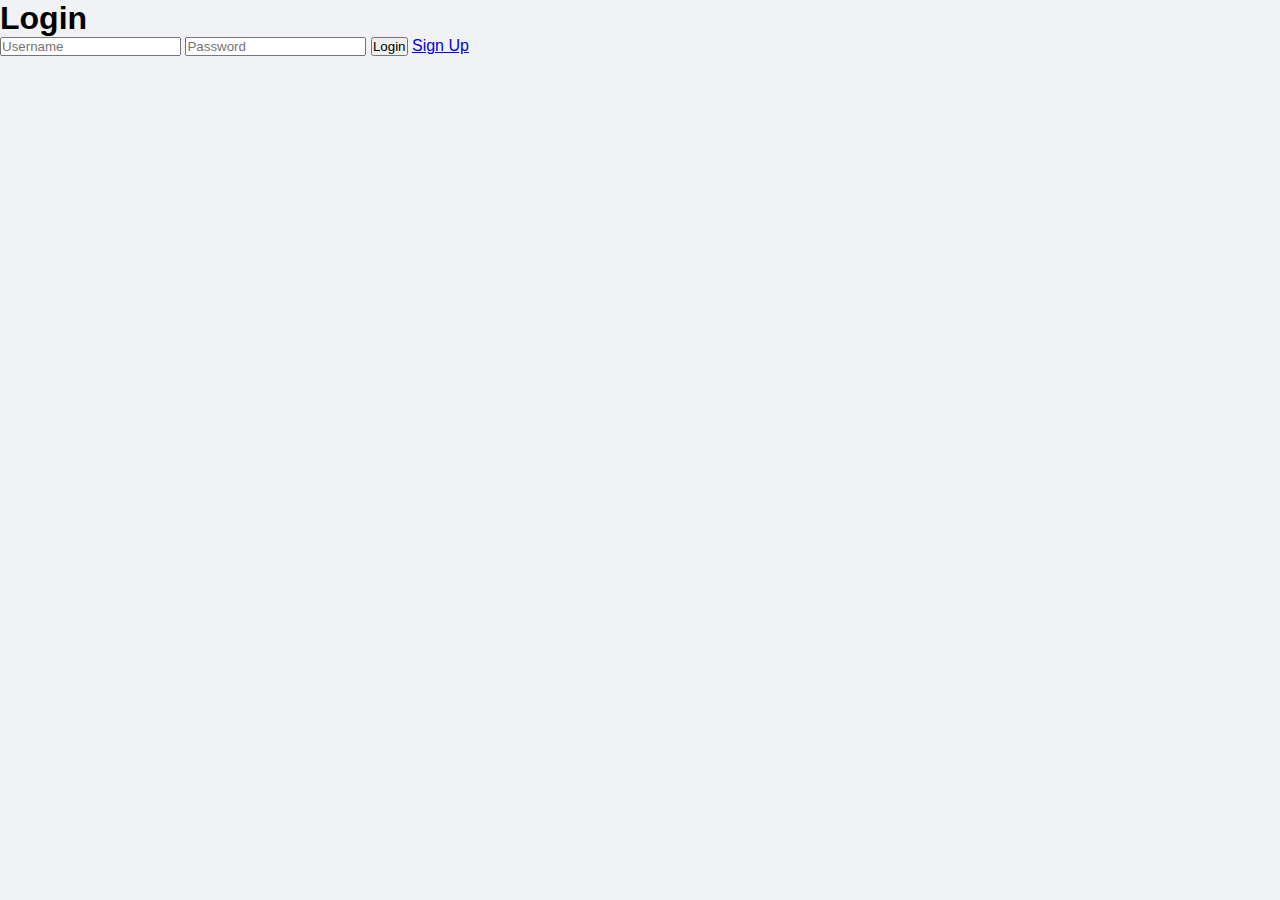
<file: index.html>
<!DOCTYPE html>
<html lang="en">
<head>
    <meta charset="UTF-8">
    <meta name="viewport" content="width=device-width, initial-scale=1.0">
    <title>Login</title>
    <link rel="stylesheet" href="css/login.css">
</head>
<body>
    <div id="container">
        <h1>Login</h1>
        <form id="loginForm">
            <input type="text" name="username" placeholder="Username" required>
            <input type="password" name="password" placeholder="Password" required>
            <button type="submit">Login</button>
          <a class="nav-link" href="/signup.html">Sign Up</a></li>
        </form>
    </div>
    

    <script>
        document.getElementById('loginForm').addEventListener('submit', async (event) => {
            event.preventDefault();
            const formData = new FormData(event.target);
            const data = Object.fromEntries(formData.entries());
    
            console.log('Submitting login:', data); // Debugging line
    
            try {
                const response = await fetch('http://localhost:8000/login', {
                    method: 'POST',
                    headers: {
                        'Content-Type': 'application/json',
                    },
                    body: JSON.stringify(data),
                });
    
                console.log('Response status:', response.status); // Debugging line
    
                if (response.ok) {
                    const result = await response.json();
                    alert(result.message); // Show success message
                    window.location.href = 'login.html'; // Redirect to share.html
                } else {
                    const errorMessage = await response.text();
                    alert(errorMessage);
                }
            } 
            catch (error) {
                console.error('Error:', error);
            }
        });
    </script>
    
</body>
</html>
</file>
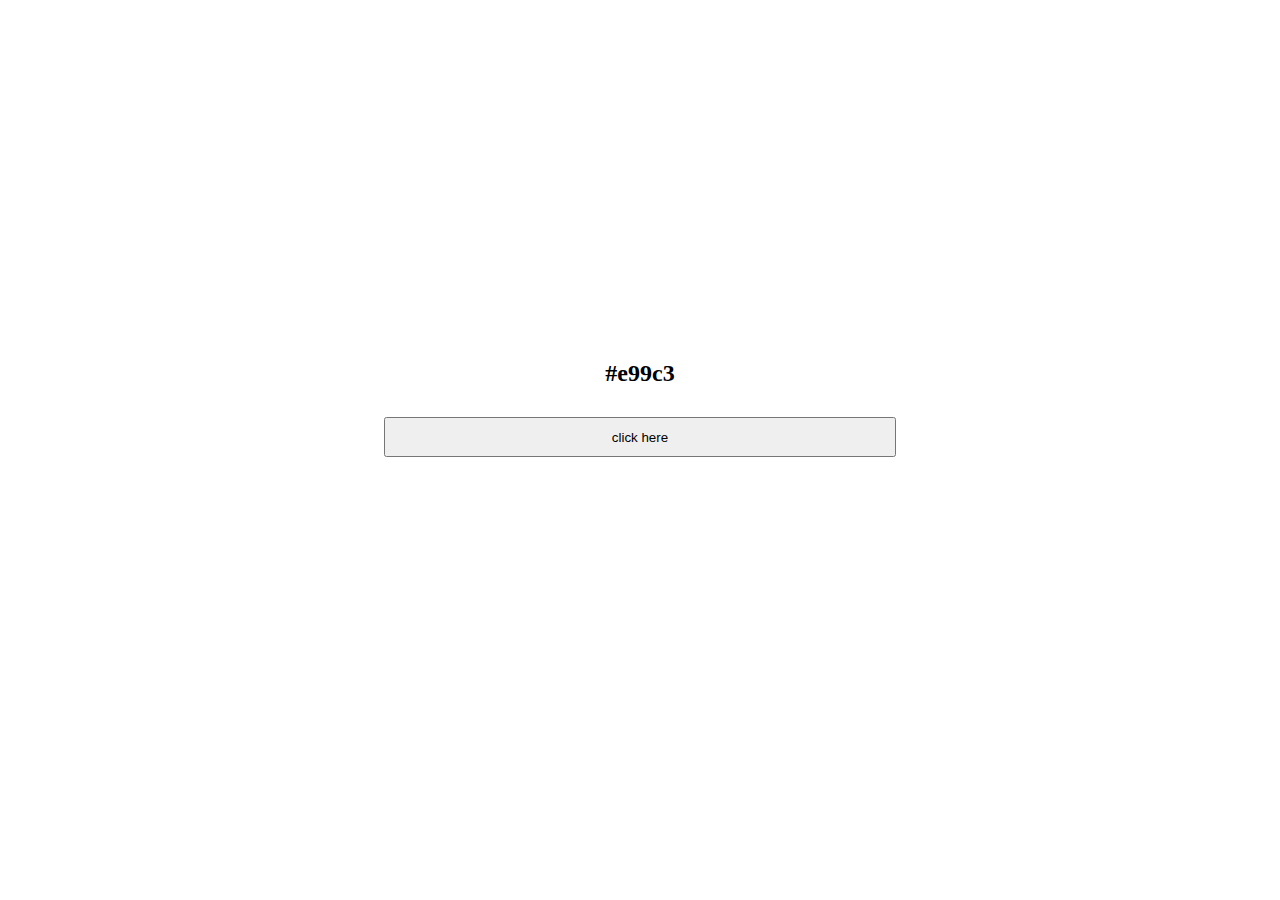
<file: color-generator/index.html>
<!DOCTYPE html>
<html lang="en">
<head>
    <meta charset="UTF-8">
    <meta name="viewport" content="width= , initial-scale=1.0">
    <title>color-generator</title>
    <link rel="stylesheet" href="style.css">
</head>
<body>
    <div class="main">
 <div class="box">
    <h2 id="color-code">#fff</h2>
    <button id="btn">click here</button>
    
 </div>
    </div>
    <script src="scripts.js"></script>
</body>
</html>
</file>
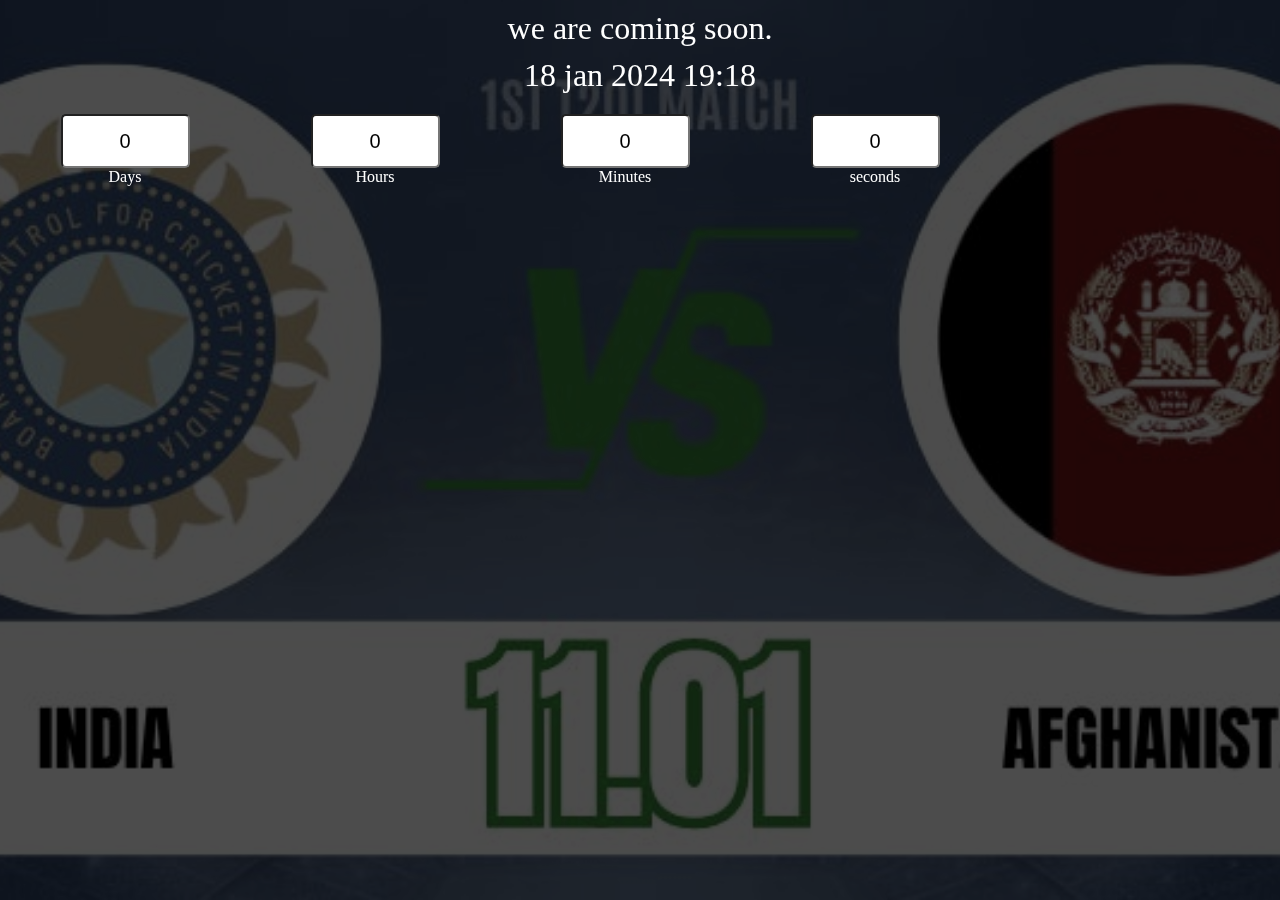
<file: countdown/index.html>
<!DOCTYPE html>
<html lang="en">
<head>
    <meta charset="UTF-8">
    <meta name="viewport" content="width=device-width, initial-scale=1.0">
    <title>Document</title>
    <link rel="stylesheet" href="style.css">
</head>
<body>
    <div class="main">
        <div class="overlay">
            <div class="title"> we are coming soon. </div>  
            <div class="title" id="end-date"> 16 jan 2024 13:00 </div>                
          <div class="col">
            <div>
                <input type="text" readonly value="0">
                <br/>
                <label for="">Days</label>
            </div>
            <div>
                <input type="text" readonly value="0">
                <br/>
                <label for="">Hours</label>
            </div>
            <div>
                <input type="text" readonly value="0">
    
                <br/>
                <label for="">Minutes</label>
            </div>
            <div>
                <input type="text" readonly value="0" >
                <br/>
                <label for="">seconds</label>
            </div>
          </div>
        </div>
    </div>
    
   <script src="scripts.js"></script>
</body>
</html>
</file>
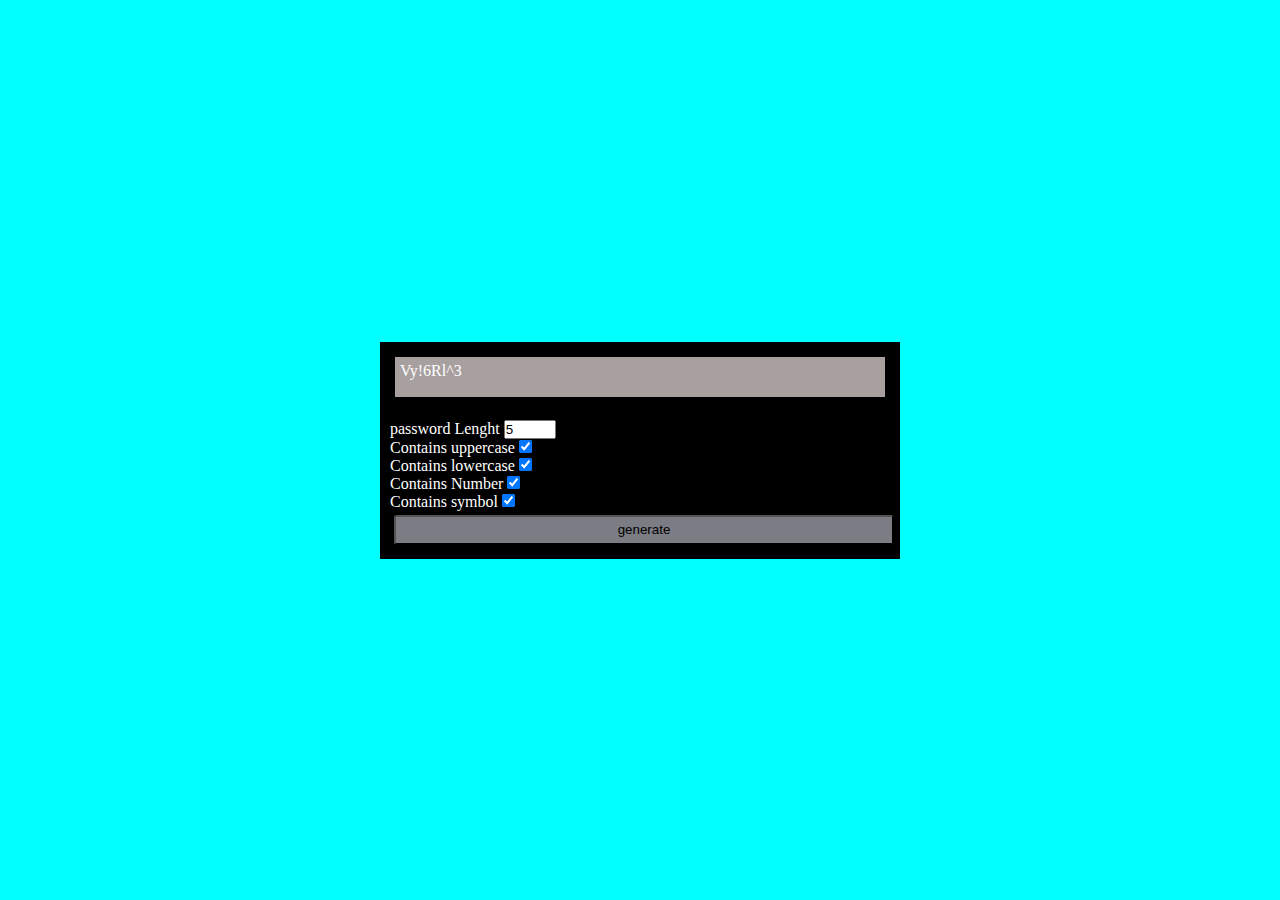
<file: passwrd generator/index.html>
<!DOCTYPE html>
<html lang="en">
<head>
    <meta charset="UTF-8">
    <meta name="viewport" content="width=device-width, initial-scale=1.0">
    <title>password generator</title>
    <link rel="stylesheet" href="style.css">
</head>
<body>
    <div class="main">
      
        <div class="box">
            <div id="pass-box"> testing</div><br>
        
            <label for="password" >password Lenght</label>
            <input type="number" id="totalchar" max="30" min="1" value="5" checked/>
             <br>
            <label for="uppercase" >Contains uppercase</label>
            <input type="checkbox" id="uppercase" checked/>
            <br>
            <label for="lowercase"  >Contains lowercase</label>
            <input type="checkbox" id="lowercase"checked/>
            <br>
            <label for="number">Contains Number</label>
            <input type="checkbox" id="number" checked/>
            <br>
            <label for="symbol" >Contains symbol</label>
            <input type="checkbox" id="symbol" checked/>
            <br>
            <button id="btn">generate</button>
        </div>
    </div>
    <script src="scripts.js"></script>
    
</body>
</html>
</file>
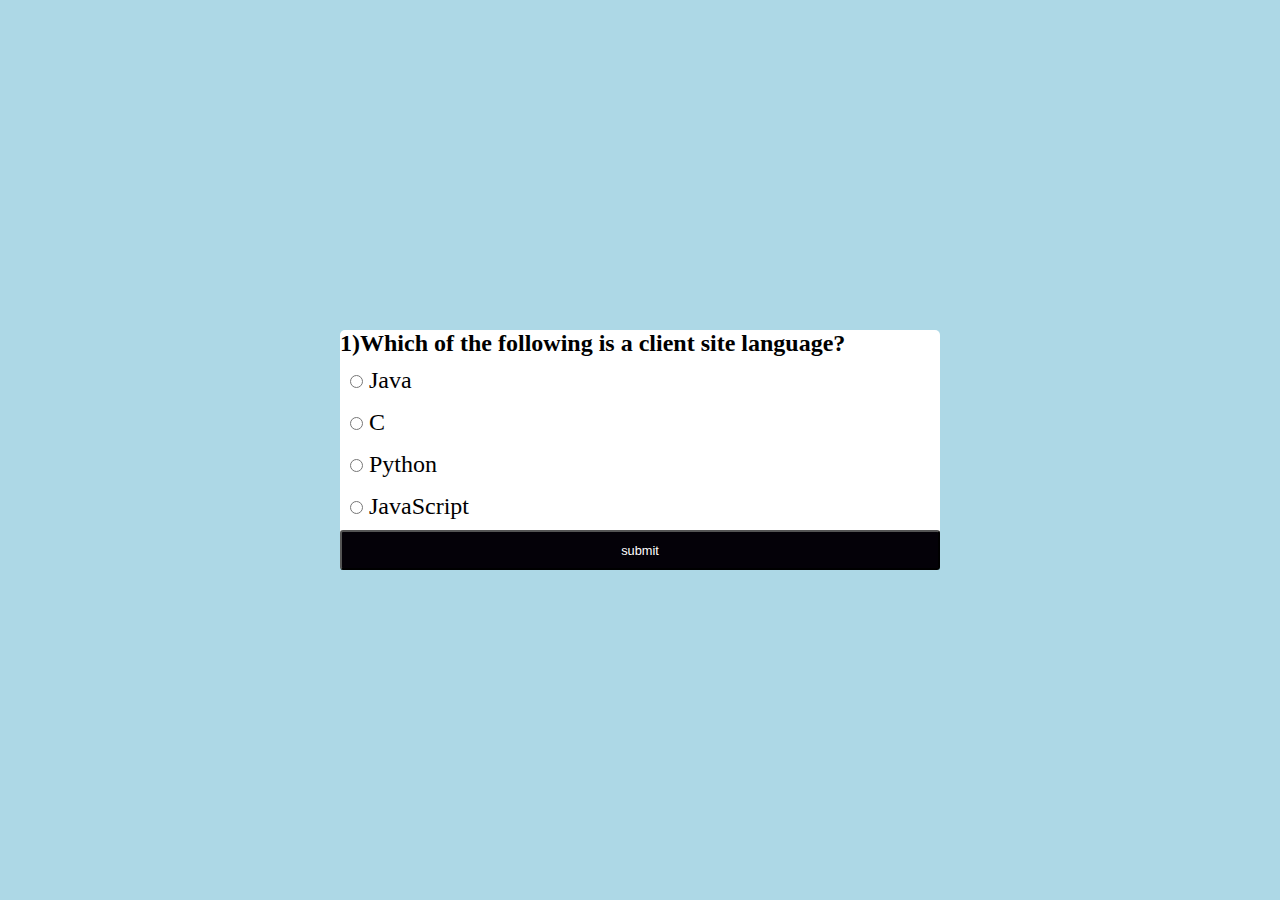
<file: quickapp/index.html>
<!DOCTYPE html>
<html lang="en">
<head>
    <meta charset="UTF-8">
    <meta name="viewport" content="width=device-width, initial-scale=1.0">
    <title>quiz-app</title>
    <link rel="stylesheet" href="style.css">
</head>
<body>
 <div class="main">
    <div id="container">
        <h2 id="quesbox">1)this is first question</h2>
       <div class="row">
           <input class="options" id="option1" type="radio" value="a" name="option"/> 
           <label for="option1">option 1</label>
       </div>
       <div class="row">
           <input class="options" id="option2" type="radio" value="b" name="option"/>  
           <label for="option2">option 2</label>
       </div>  <div class="row">
           <input class="options" id="option3" type="radio" value="c" name="option" />
           <label for="option3">option 3</label>
        </div>
          <div class="row">
              <input class="options" id="option4" type="radio" value="d" name="option" />
              <label for="option4">option 4</label>
        
       </div>
       <button class="btn" onclick="submitquiz()">submit</button>
    </div>
 </div>
<script src="scripts.js"></script>
</body>
</html>
</file>
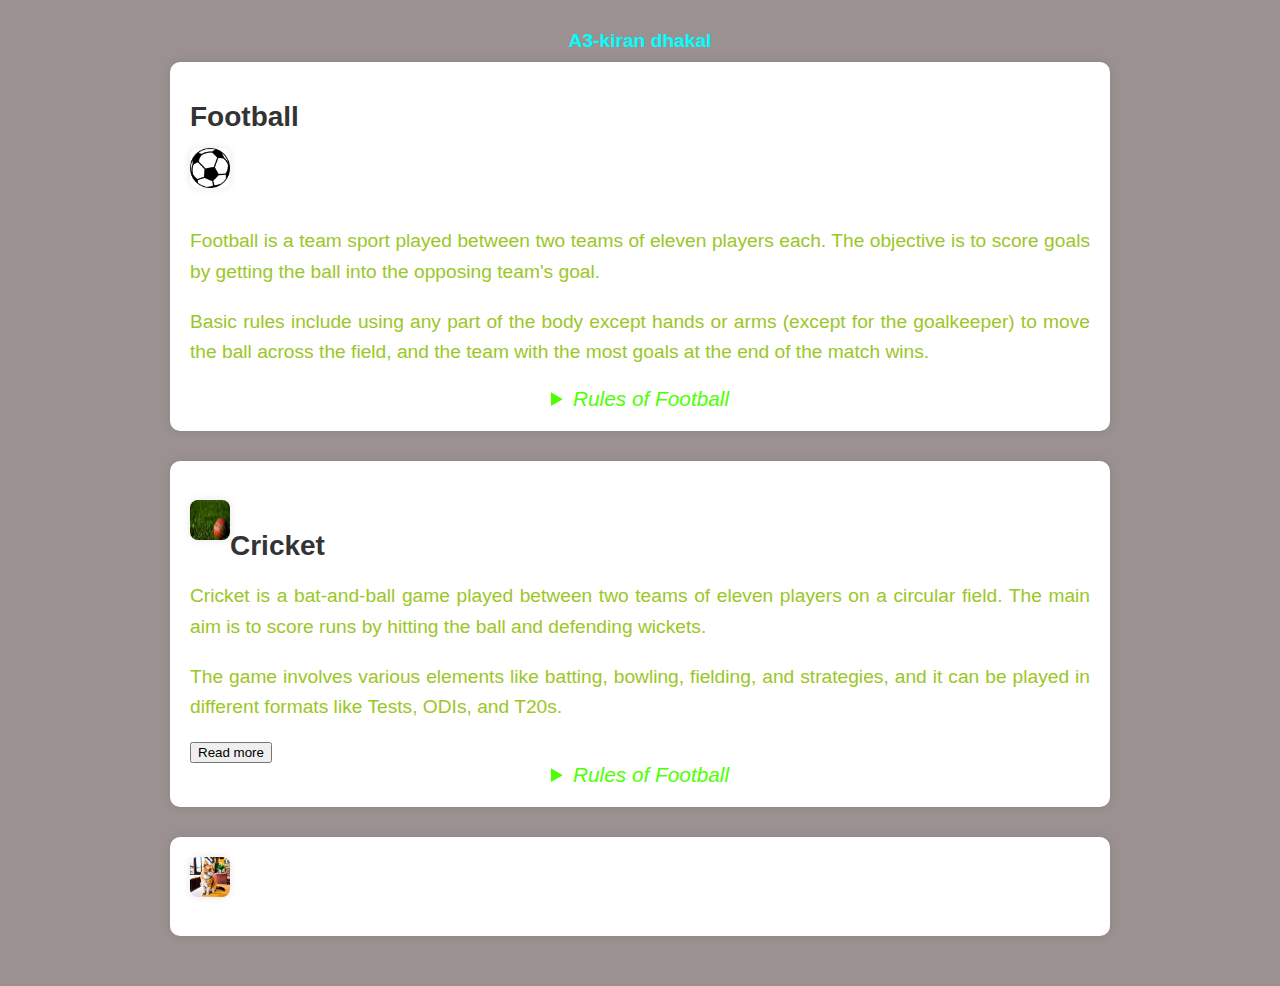
<file: sports/index.html>
<!DOCTYPE html>
<html lang="en">
<head>
  <meta charset="UTF-8">
  <title>KIRAN DHAKAL</title>
  <link rel="stylesheet" href="style.css">

</head>
<body>
    <strong>A3-kiran dhakal</strong>
  <div class="sport">
   
    <h1>
       Football</h1>
    <img src="Assests/soccer-ball.png" alt="Football">
    <p>Football is a team sport played between two teams of eleven players each. The objective is to score goals by getting the ball into the opposing team's goal.</p>
   
    <p>Basic rules include using any part of the body except hands or arms (except for the goalkeeper) to move the ball across the field, and the team with the most goals at the end of the match wins.</p>
  
   <details>
       <summary>Rules of Football</summary>
     
  <ol>
    <li>Offside Rule: A player is in an offside position if they are nearer to the opponent's goal line than both the ball and the second-last opponent when the ball is played to them. However, it's not an offense in itself to be in an offside position; the player must also be involved in active play, as determined by the referee.</li>
    <li>Fouls and Misconduct: There are various fouls in football, such as tripping, pushing, or dangerous play. When a foul is committed, the referee can award free kicks, penalties, or even issue yellow or red cards for serious offenses.</li>
   
    <li>Throw-ins, Goal Kicks, and Corners: When the ball goes out of play on the sidelines, the team whose opponent last touched it concedes a throw-in. For goal kicks, if the attacking team kicks the ball out over the defending team's goal line, the defending team restarts play with a goal kick. When the defending team kicks the ball out over its own goal line, the attacking team is awarded a corner kick.</li>
    <li>Penalty Kicks: A penalty kick is awarded after a foul is committed inside the penalty area. It's taken from 12 yards (11 meters) away from the goal and only the goalkeeper defends the goal.</li>
    <li>Duration of the Game: A standard football match consists of two halves, each usually lasting 45 minutes, with a 15-minute halftime break. However, the referee has the authority to add extra time at the end of each half, called stoppage or injury time, to compensate for any time lost due to injuries, substitutions, or time-wasting.</li>
    
  </ol>
</details>
</div>

  <div class="sport">
    <h1>
    <img src="Assests/cricket.jpg" alt="Cricket">Cricket</h1>
    <p>Cricket is a bat-and-ball game played between two teams of eleven players on a circular field. The main aim is to score runs by hitting the ball and defending wickets.</p>
  <span id="dots"></span><span id="more">
    <p>The game involves various elements like batting, bowling, fielding, and strategies, and it can be played in different formats like Tests, ODIs, and T20s.</p>
    </span></p>
<button onclick="myFunction()" id="myBtn">Read more</button>



<details>
      <summary>Rules of Football</summary>
    
    <ol>
      <li>kjcbsdkj</li>
      <li>dfsf</li>
      <li>dfdg</li>
      <li>fdgfv</li>
      <li>dfgfd</li>
    </ol>
    </details>
    
  </div>  
</div>
</div>
<div class="sport">
  <img src="Assests/1701361704439ndamkaa8.png" alt="">
  <!-- <video src="Assests/Gen-2 2384009840, cat playing football, M 5.mp4" alt="">
  </div> -->
<script src="javascripts.js"></script>
</body>
</html>
</file>
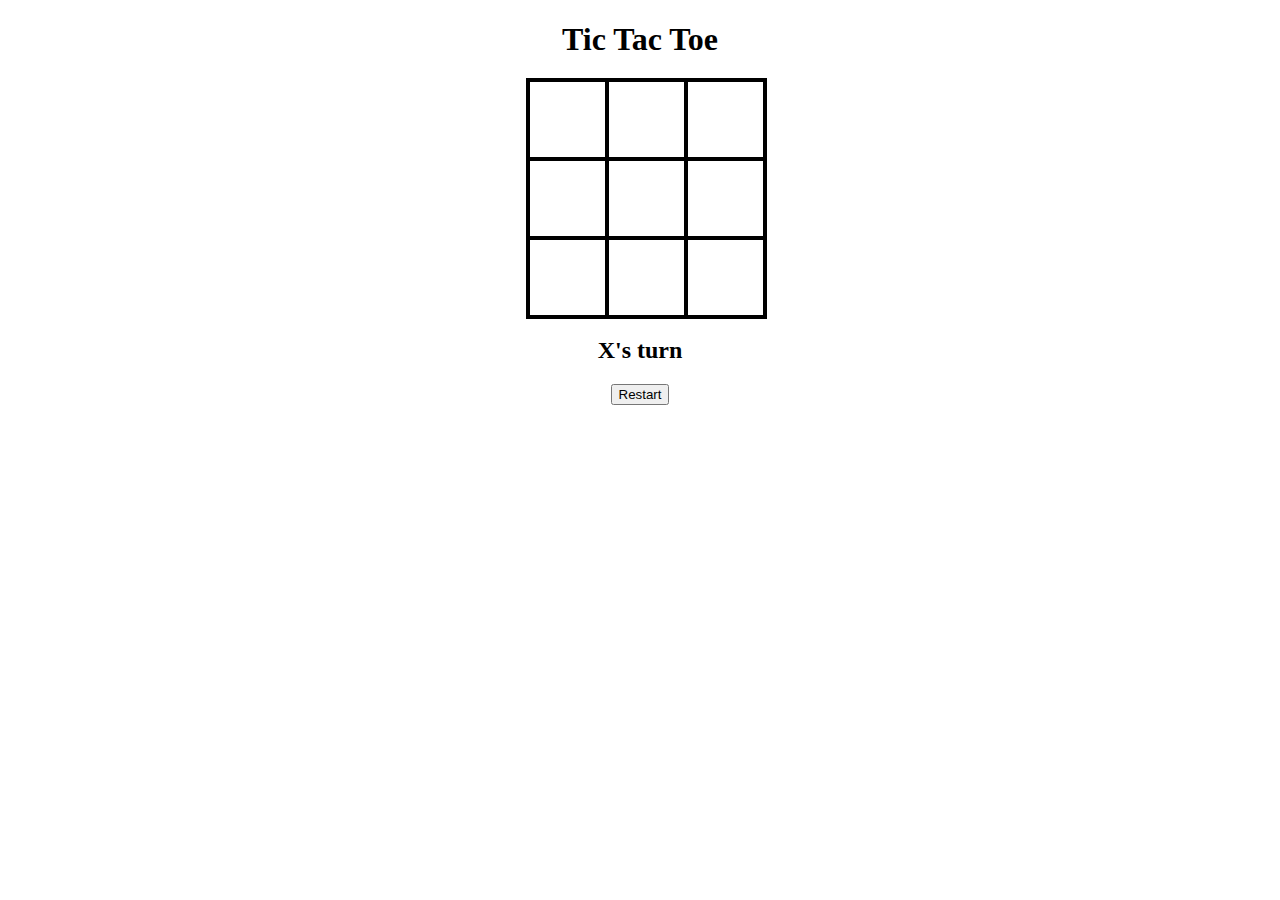
<file: tic tac toe/index.html>
<!DOCTYPE html>
<html lang="en">
<head>
    <meta charset="UTF-8">
    <meta http-equiv="X-UA-Compatible" content="IE=edge">
    <meta name="viewport" content="width=device-width, initial-scale=1.0">
    <title>Document</title>
    <link rel="stylesheet" href="style.css">
</head>
<body>
    <div id="gameContainer">
        <h1>Tic Tac Toe</h1>
        <div id="cellContainer">
            <div cellIndex="0" class="cell"></div>
            <div cellIndex="1" class="cell"></div>
            <div cellIndex="2" class="cell"></div>
            <div cellIndex="3" class="cell"></div>
            <div cellIndex="4" class="cell"></div>
            <div cellIndex="5" class="cell"></div>
            <div cellIndex="6" class="cell"></div>
            <div cellIndex="7" class="cell"></div>
            <div cellIndex="8" class="cell"></div>
        </div>
        <h2 id="statusText"></h2>
        <button id="restartBtn">Restart</button>
    </div>
    <script src="scripts.js"></script>
</body>
</html>
</file>
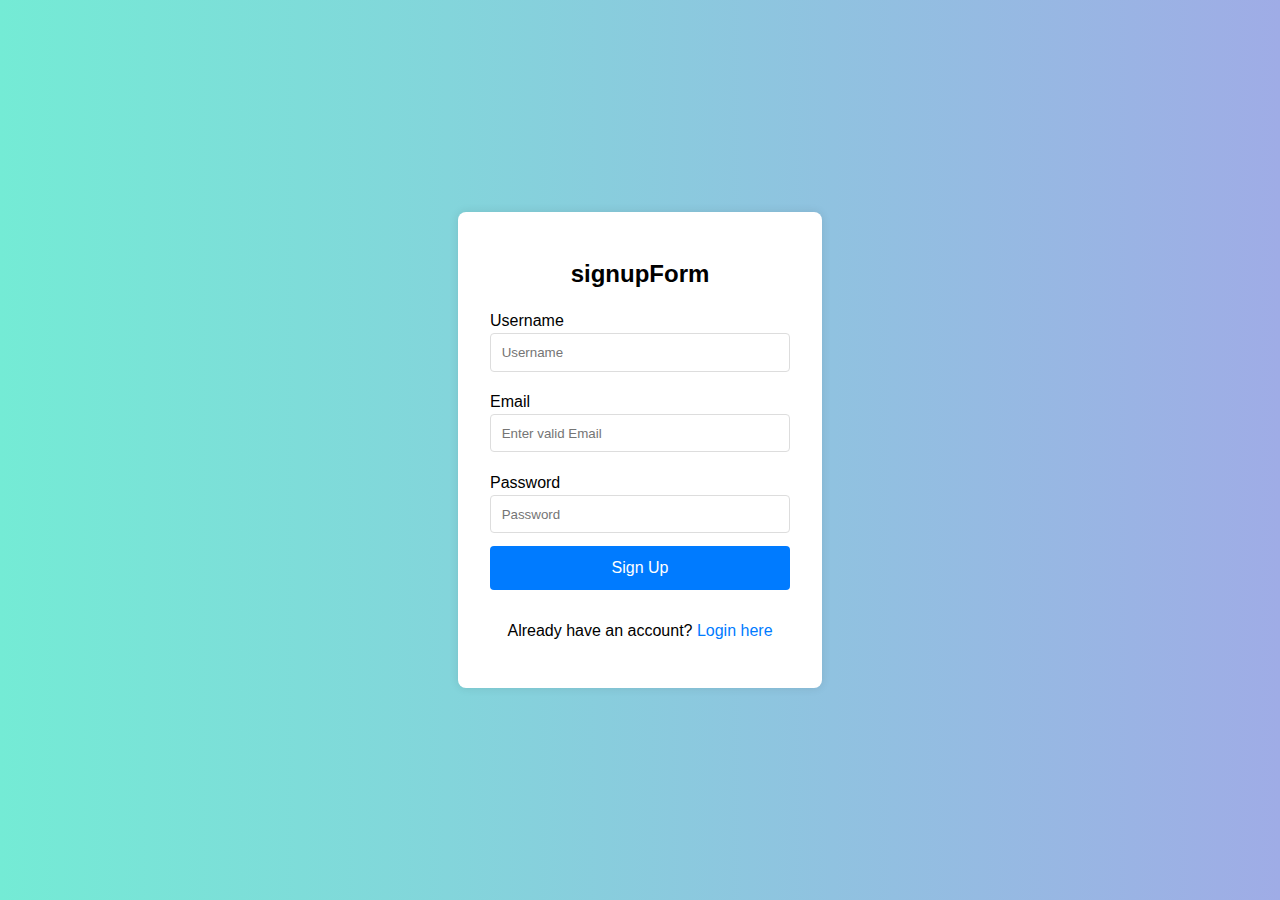
<file: signup.html>
<!DOCTYPE html>
<html lang="en">
<head>
    <meta charset="UTF-8">
    <meta name="viewport" content="width=device-width, initial-scale=1.0">
    <title>Sign Up</title>
    <link rel="stylesheet" href="css/signup.css">
</head>
<body>
 
    <div class="container">
    <h1>signupForm</h1>
    <form id="signupForm" class="signup-form">
        <label for="username">Username</label>
        <input type="text" name="username" placeholder="Username" required>

        <label for="email">Email</label>
        <input type="email" id="email" name="email"placeholder="Enter valid Email" required>

        <label for="password">Password</label>
        <input type="password" name="password" placeholder="Password" required>
        <button type="submit" id="sumbit">Sign Up</button>
    </form>
    
    <p>Already have an account? <a href="index.html">Login here</a></p>
</div>
 <script>
   let sumbit1= document.getElementById("submit");
        document.getElementById('signupForm').addEventListener('submit1', async (event) => {
            event.preventDefault();
            const formData = new FormData(event.target);
            const data = Object.fromEntries(formData.entries());


            try {
                const response = await fetch('http://localhost:8000/signup', {
                    method: 'POST',
                    headers: {
                        'Content-Type': 'application/json',
                    },
                    body: JSON.stringify(data),
                });
    
                console.log('Response status:', response.status); // Debugging line
    
                if (response.ok) {

                    const result = await response.json();
                    alert(result.message); // Show success message
                    window.location.href = 'index.html'; // Redirect to share.html
                } else {
                    const errorMessage = await response.text();
                    alert(errorMessage);
                }
            } 
            catch (error) {
                console.error('Error:', error);
            }
        });
    </script>
 
</body>
</html>
</file>
<file: css/login.css>
/* body {
    font-family: 'Helvetica Neue', Arial, sans-serif;
    background: linear-gradient(to right, #74ebd5, #9face6);
    display: flex;
    justify-content: center;
    align-items: center;
    height: 100vh;
    margin: 0;
}

#container {
    display: flex;
    flex-direction: column;
    align-items: center;
}

h1 {
    text-align: center;
    color: #333;
    margin-bottom: 20px;
}

#loginForm {
    background-color: white;
    padding: 30px;
    border-radius: 10px;
    box-shadow: 0 4px 20px rgba(0, 0, 0, 0.1);
    width: 300px;
}

input[type="text"],
input[type="password"] {
    width: 100%;
    padding: 12px;
    margin: 10px 0;
    border: 1px solid #ddd;
    border-radius: 5px;
    font-size: 14px;
    transition: border 0.3s;
}

input[type="text"]:focus,
input[type="password"]:focus {
    border-color: #74ebd5;
    outline: none;
}

button {
    width: 100%;
    padding: 12px;
    background-color: #6c63ff;
    color: white;
    border: none;
    border-radius: 5px;
    cursor: pointer;
    font-size: 16px;
    transition: background-color 0.3s, transform 0.2s;
}

button:hover {
    background-color: #5a54e0;
    transform: translateY(-2px);
}

button:active {
    transform: translateY(0);
} */

* {
    margin: 0;
    padding: 0;
    box-sizing: border-box;
}

body {
    font-family: Arial, sans-serif;
    background-color: #f0f2f5;
}

.container {
    display: flex;
    justify-content: space-around;
    align-items: center;
    height: 100vh;
    padding: 0 20px;
}

.left-section {
    text-align: left;
    color: #1877f2;
}

.logo {
    font-size: 50px;
    font-weight: bold;
}

.subtitle {
    font-size: 24px;
    color: #1c1e21;
    margin-top: 10px;
}

.right-section {
    background-color: #fff;
    padding: 20px;
    box-shadow: 0 2px 5px rgba(0, 0, 0, 0.2);
    border-radius: 10px;
    width: 350px;
}

.login-box {
    text-align: center;
}

.input-field {
    width: 100%;
    padding: 12px;
    margin: 10px 0;
    border: 1px solid #dddfe2;
    border-radius: 6px;
    font-size: 16px;
}

.login-btn {
    width: 100%;
    padding: 14px;
    background-color: #1877f2;
    border: none;
    color: white;
    border-radius: 6px;
    font-size: 18px;
    cursor: pointer;
    margin-top: 10px;
}

.login-btn:hover {
    background-color: #165fe3;
}

.forgot-password {
    display: block;
    margin-top: 15px;
    color: #1877f2;
    text-decoration: none;
}

.forgot-password:hover {
    text-decoration: underline;
}

.divider {
    margin: 20px 0;
    height: 1px;
    background-color: #dddfe2;
}

.create-btn {
    width: 100%;
    padding: 14px;
    background-color: #42b72a;
    border: none;
    color: white;
    border-radius: 6px;
    font-size: 18px;
    cursor: pointer;
}

.create-btn:hover {
    background-color: #36a420;
}
</file>
<file: color-generator/style.css>
*{
    padding: 0;
    margin: 0;
}
body{
   transition: 0.3s;
}
.main{
    width: 100vw;
    height: 100vh;
    display: flex;
    
    justify-content:center;
    align-items: center;
    
}
.box{
    width: 50vw;
    height: 20vh;
    border-radius: 10px;
    background-color: white;
    color: black;
    text-align: center;
    padding:10px;
    margin: 10px;
}
#btn{
    margin: 30px;
    width:80%;
    height: 40px;
}
#btn:hover{
    background-color: aquamarine;
    border-radius: 30px;
}
</file>
<file: countdown/style.css>
*{
    padding: 0;
    margin: 0;
}
.main{
    width: 100%;
    height: 100vh;
    background: url('photo.png') center center;
    background-size: cover;
    background-repeat: no-repeat;
    filter: grayscale(50%);

}
.overlay{
    width: 100%;
    height: 100%;
    display: flex;
    flex-direction: column;
    color:whitesmoke;
    background-color: rgba(0,0,0,0.7);
}
.title{
    margin-top: 10px;
    text-align: center;
    color: white;
    font-size: 2rem;
}
.col{
    margin-top: 20px;
    width: 1000px;
    display: flex;
    justify-content: center;
    color: white;

}
.col div{
    width: 250px;
    text-align: center;
  
}
input{
    width: 50%;
    background-color: white;
    border-radius: transparent;
    border-radius: 5px;
    height: 50px;
    text-align: center;
   
    font-size: 20px;
}
</file>
<file: passwrd generator/style.css>
*{
    margin: 0;padding: 0;
}
.main{
    background-color: aqua;
    width: 100dvw;
    height: 100dvh;
    display: flex;
    justify-content: center;
    align-items: center;
}
.box{
    color: white;
    text-align: 0.8rem;
    margin: 5px;
    padding: 10px;
    width: 500px;
    background-color: black;

}
#btn{
    margin: 4px;
    width: 100%;
    background-color: rgb(124, 124, 132);
    padding: 2px;
    border-radius: 3px;
    height: 30px;
    text-align: center;
}

#pass-box{
    width: auto;
    height: 30px;
    background-color: #a89f9f;
margin: 5px;
padding: 5px;
font: 1rem;
}
</file>
<file: quickapp/style.css>
*{
    margin: 0;padding: 0;
}
.main{
    background-color: lightblue;
    width:100vw;
    height:100vh;
  display: flex;
  justify-content: center;
  align-items: center;

}
#container{
    width: 0600px;

    background-color: white;
    border-radius: 5px;
}
.row{
    width: 100%;
    padding: 5px;
    margin: 5px;
    font-size: 1.5rem;
}
.btn{
   border-radius: 3px;
padding: 5px;
font-size: 0.8rem;
    height: 40px;
    color: white;
    background-color: rgb(4, 1, 8);
    width: 100%;
}
</file>
<file: sports/style.css>
body {
  font-family: "Arial", sans-serif;
  background-color: #9b9191;
  margin: 0;
  padding: 20px;
  display: flex;
  flex-direction: column;
  align-items: center;
}

strong {
  margin: 10px;
  font-size: 1.2rem;
  text-align: center;
  color: aqua;
  font-family: "Lucida Sans", "Lucida Sans Regular", "Lucida Grande",
    "Lucida Sans Unicode", Geneva, Verdana, sans-serif;
}

.sport {
  background-color: #fff;
  border-radius: 10px;
  padding: 20px;
  margin-bottom: 30px;
  box-shadow: 0 0 10px rgba(0, 0, 0, 0.1);
  max-width: 900px;
  width: 100%;
  position: sticky;
  transition: transform 0.3s ease-in-out;
}

.sport summary {
  text-align: center;
  color: rgb(77, 255, 0);
  font-style: italic;
  font-size: 1.3rem;
}

.sport li {
  font-family: "Times New Roman", Times, serif;
  font-size: 0.9rem;
  color: aqua;
}

/* .sport img{
    filter: blur(2px); 
    z-index: -1; 
    
  } */

.sport:nth-child(2) {
  /* background-image: url(Assests/soccer-player.png); */
  /* filter: brightness(0.6); */
  background-repeat: no-repeat;
  background-position-x: center;
}

.sport:nth-child(3) {
  /* background-image: url(Assests/cricket.png); */
  background-repeat: no-repeat;
  background-position-x: center;
  /* backdrop-filter: opacity(30%); */
}

.sport:hover {
 
  transform: scale(1.1);
  height: 80vh;
  margin: 100px;
  font-size: 2rem;
  color: #333;
}

.sport h1 {
  font-size: 28px;
  margin-bottom: 15px;
  color: #333;
}

.sport img:hover {
  width: 100px;
  margin-right: 10px;
  animation: rotateMove 3s infinite linear;
}

@keyframes rotateMove {
  0% {
    transform: translateX(0) rotate(0);
  }

  25% {
    transform: translateX(20px) rotate(90deg);
  }

  50% {
    transform: translateX(60px) rotate(180deg);
  }

  75% {
    transform: translateX(90) rotate(240deg);
  }

  100% {
    transform: translateX(0) rotate(360deg);
  }
}

.sport p {
  font-size: 1.2rem;
  line-height: 1.6;
  color: #9cc627;
  text-align: justify;
  font-style: bold;
}

img {
  max-width: 40px;
  height: 40px;
  border-radius: 8px;
  margin-bottom: 15px;
  box-shadow: 0 0 8px rgba(0, 0, 0, 0.1);
}

/* Add a hover effect on images */
img:hover {
  transform: scale(1.05);
}
</file>
<file: tic tac toe/style.css>
.cell{
    width: 75px;
    height: 75px;
    border: 2px solid;
    box-shadow: 0 0 0 2px;
    line-height: 75px;
    font-size: 50px;
    cursor: pointer;
}
#gameContainer{
    font-family: "Permanent Marker", cursive;
    text-align: center;
}
#cellContainer{
    display: grid;
    grid-template-columns: repeat(3, auto);
    width: 225px;
    margin: auto;
}
</file>
<file: css/signup.css>
body {
    font-family: 'Helvetica Neue', Arial, sans-serif;
    background: linear-gradient(to right, #74ebd5, #9face6);
    display: flex;
    justify-content: center;
    align-items: center;
    height: 100vh;
    margin: 0;
}
.container {
    background: #fff;
    padding: 2em;
    border-radius: 8px;
    box-shadow: 0 0 10px rgba(0, 0, 0, 0.1);
    width: 300px;
    text-align: center;
}

h1 {
    margin-bottom: 1em;
    font-size: 1.5em;
}

label {
    display: block;
    margin: 0.5em 0 0.2em;
    text-align: left;
}

input {
    width: 100%;
    padding: 0.8em;
    margin-bottom: 1em;
    border: 1px solid #ddd;
    border-radius: 4px;
    box-sizing: border-box;
}

button {
    width: 100%;
    padding: 0.8em;
    background-color: #007BFF;
    color: #fff;
    border: none;
    border-radius: 4px;
    font-size: 1em;
    cursor: pointer;
    margin-bottom: 1em;
}

button:hover {
    background-color: #0056b3;
}

.social-signup {
    margin-top: 1em;
}

.social-signup p {
    margin-bottom: 0.5em;
}

.social-button {
    width: 100%;
    padding: 0.8em;
    border: 1px solid #ddd;
    border-radius: 4px;
    font-size: 1em;
    cursor: pointer;
    margin-bottom: 0.5em;
    display: flex;
    align-items: center;
    justify-content: center;
}

.github {
    background-color: #333;
    color: #fff;
}

.github:hover {
    background-color: #000;
}

.google {
    background-color: #DB4437;
    color: #fff;
}

.google:hover {
    background-color: #C1351D;
}

p {
    margin-top: 1em;
}

a {
    color: #007BFF;
    text-decoration: none;
}

a:hover {
    text-decoration: underline;
}
</file>
